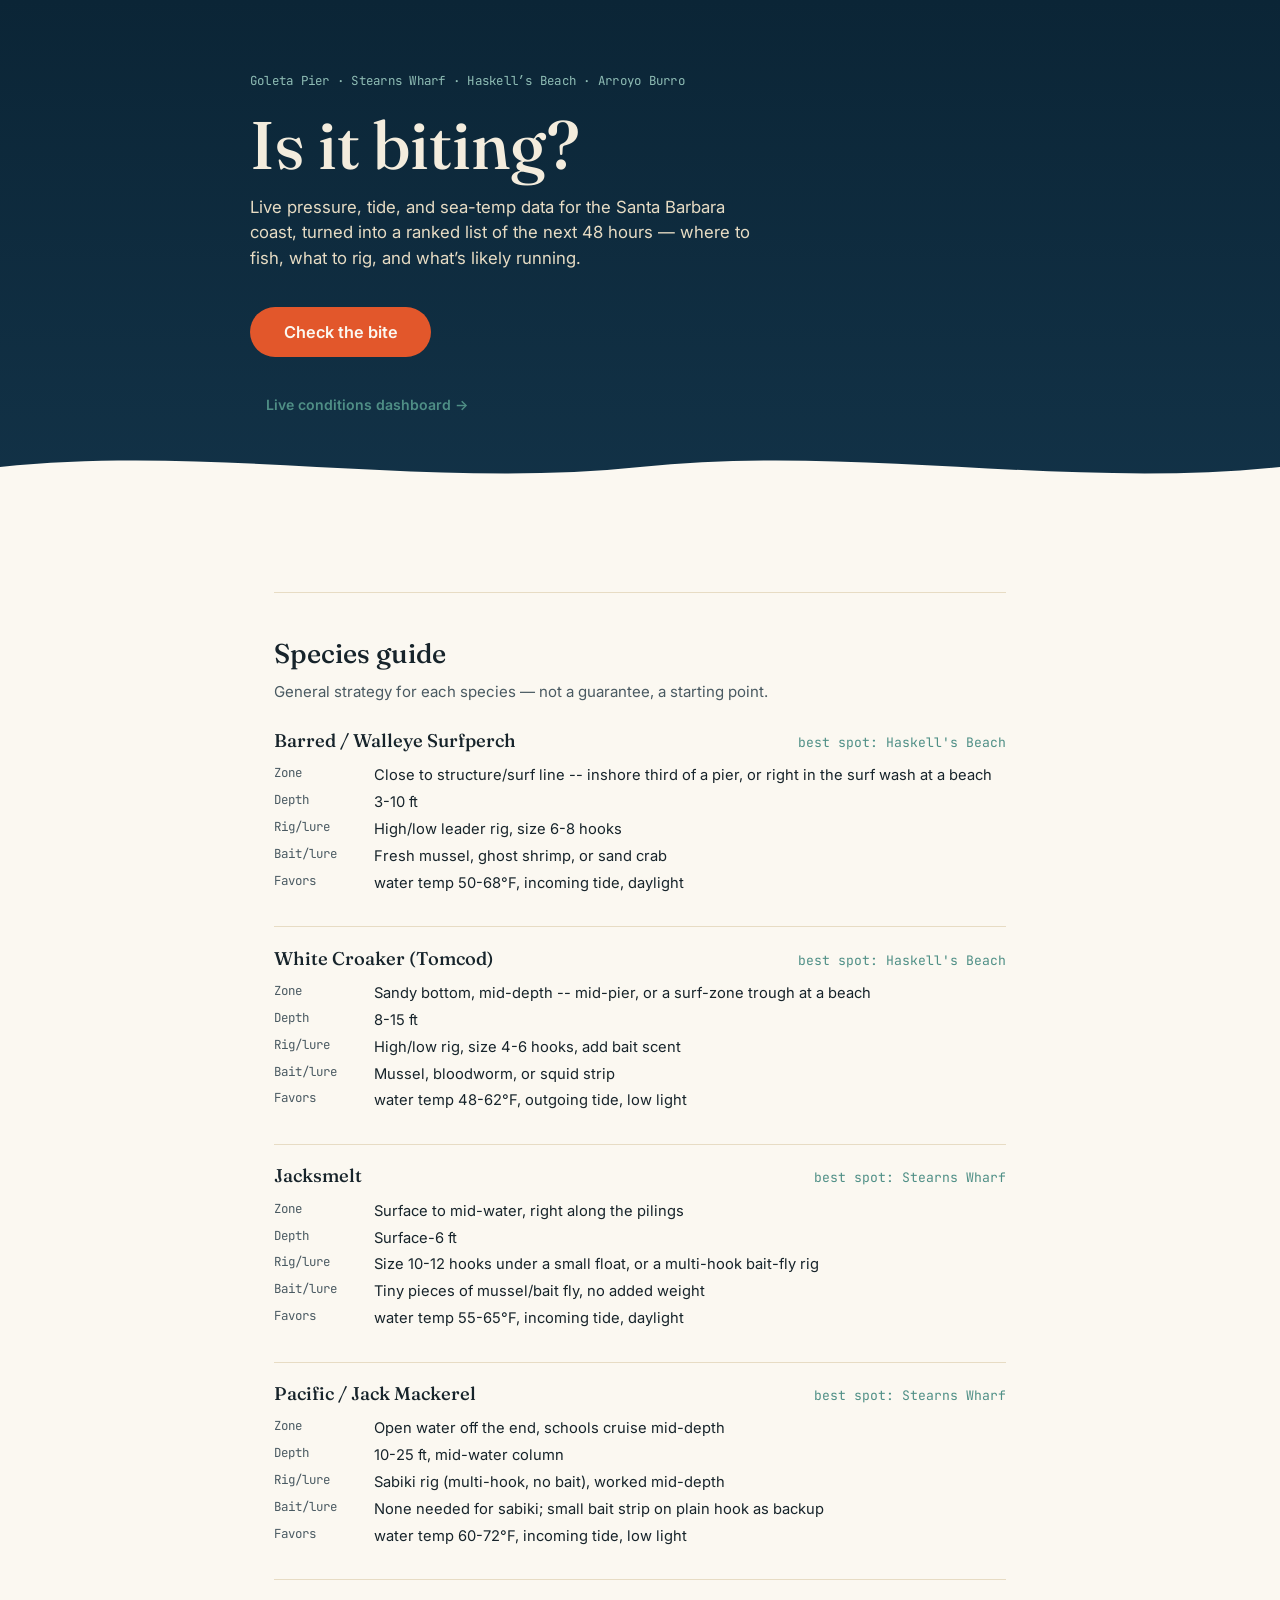
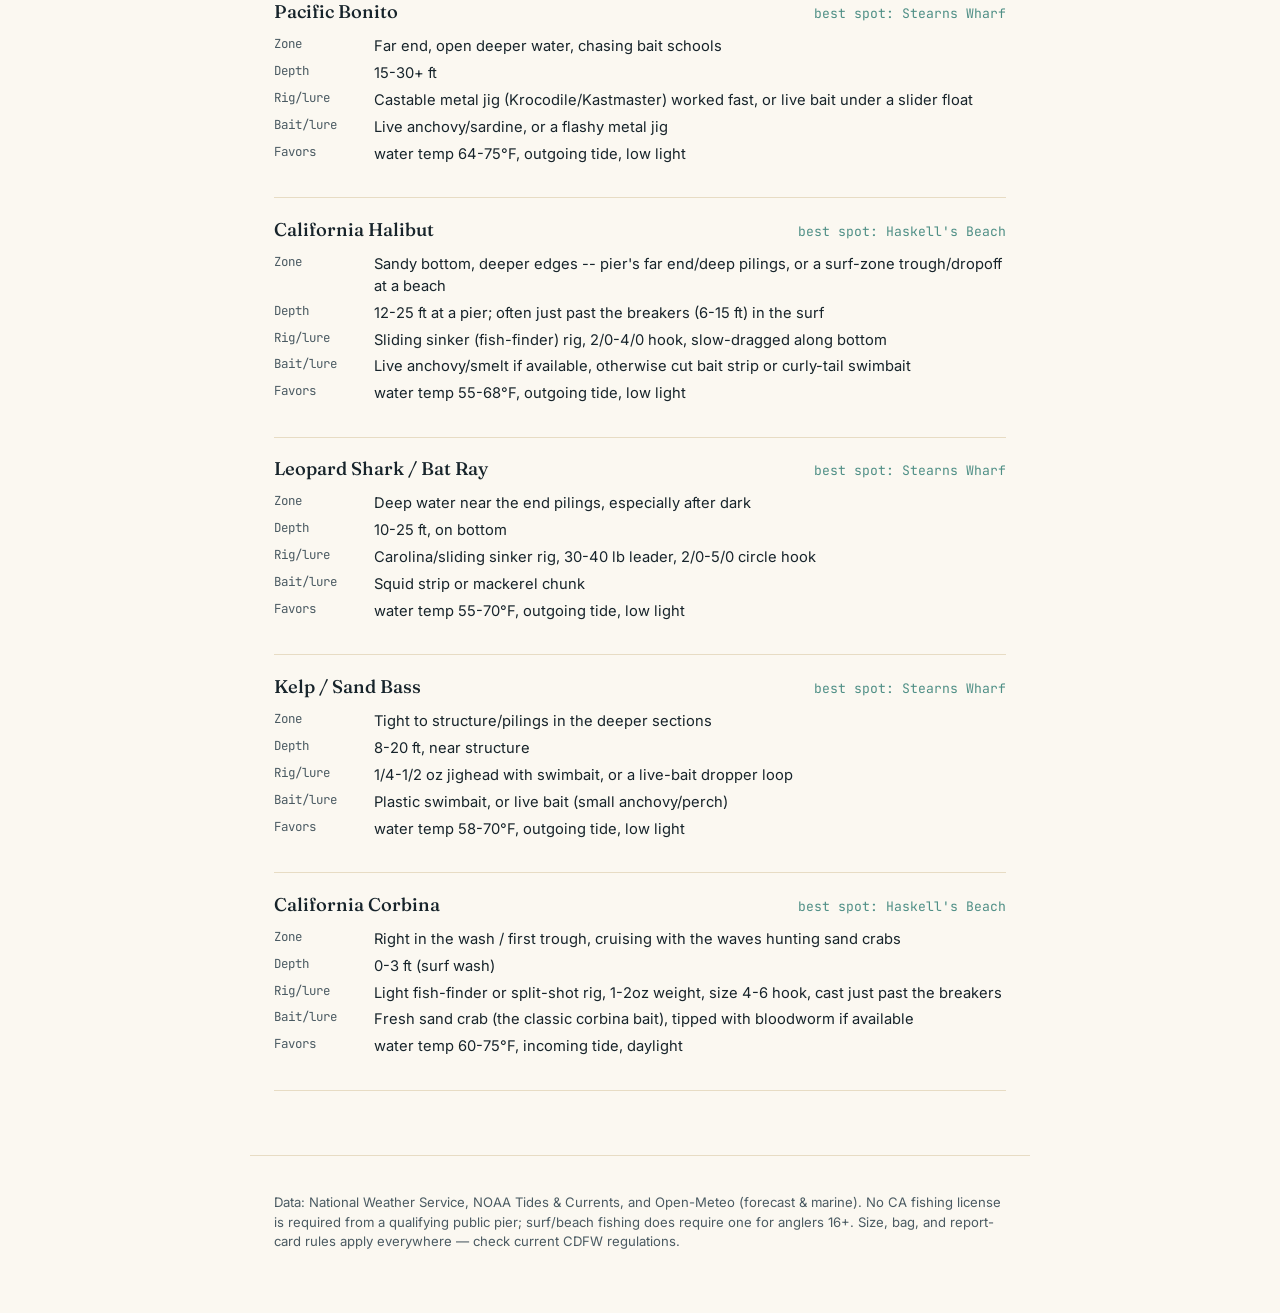
<file: index.html>
<!DOCTYPE html>
<html lang="en">
<head>
<meta charset="UTF-8" />
<meta name="viewport" content="width=device-width, initial-scale=1.0" />
<title>Santa Barbara Bite Forecast</title>
<link rel="preconnect" href="https://fonts.googleapis.com">
<link rel="preconnect" href="https://fonts.gstatic.com" crossorigin>
<link href="https://fonts.googleapis.com/css2?family=Fraunces:opsz,wght@9..144,400;9..144,500;9..144,600&family=Inter:wght@400;500;600&family=JetBrains+Mono:wght@400;500&display=swap" rel="stylesheet">
<link rel="stylesheet" href="styles.css" />
</head>
<body>

  <header class="hero">
    <div class="hero-inner">
      <p class="kicker">Goleta Pier &middot; Stearns Wharf &middot; Haskell&rsquo;s Beach &middot; Arroyo Burro</p>
      <h1>Is it biting?</h1>
      <p class="lede">
        Live pressure, tide, and sea-temp data for the Santa Barbara coast,
        turned into a ranked list of the next 48 hours &mdash; where to fish,
        what to rig, and what&rsquo;s likely running.
      </p>
      <button id="check-btn" type="button">Check the bite</button>
      <p id="status" class="status" role="status" aria-live="polite"></p>
      <a class="dashboard-link" href="conditions.html">
        Live conditions dashboard →
      </a>
    </div>
    <svg class="horizon" viewBox="0 0 1440 80" preserveAspectRatio="none" aria-hidden="true">
      <path d="M0,40 C 240,10 480,70 720,40 C 960,10 1200,70 1440,40 L1440,80 L0,80 Z" />
    </svg>
  </header>
  
  <main>
    <section id="results" class="results" hidden>
      <h2>Top windows, next 48 hours</h2>
      <p id="pressure-note" class="pressure-note"></p>
      <div class="location-filter">
        <label for="location-select">Show:</label>
        <select id="location-select">
          <option value="all">All locations</option>
          <option value="goleta_pier">Goleta Pier</option>
          <option value="stearns_wharf">Stearns Wharf</option>
          <option value="arroyo_burro_beach">Hendry's Beach</option>
          <option value="haskells_beach">Haskell's Beach</option>
        </select>
      </div> 

  <a class="conditions-link" href="conditions.html">
    View live conditions →
  </a>
</div>
      <div id="results-list" class="results-list"></div>
    </section>

    <section id="error" class="error-panel" hidden></section>

    <section class="playbook">
      <h2>Species guide</h2>
      <p class="playbook-sub">General strategy for each species &mdash; not a guarantee, a starting point.</p>
      <div id="playbook-list" class="playbook-list"></div>
    </section>
  </main>

  <footer>
    <p>
      Data: National Weather Service, NOAA Tides &amp; Currents, and Open-Meteo (forecast &amp; marine).
      No CA fishing license is required from a qualifying public pier; surf/beach fishing does require one for anglers 16+.
      Size, bag, and report-card rules apply everywhere &mdash; check current CDFW regulations.
    </p>
  </footer>

  <script src="script.js"></script>
</body>
</html>
</file>
<file: styles.css>
/* ---------------------------------------------------------------------
   Tokens
--------------------------------------------------------------------- */
:root {
  --navy-900: #0b2536;
  --navy-800: #123247;
  --navy-700: #1b445e;
  --teal-500: #4f8f86;
  --teal-300: #8fbdb5;
  --sand-050: #fbf8f1;
  --sand-100: #f3ecdd;
  --sand-200: #e7dcc4;
  --ink: #17242b;
  --ink-soft: #4a5a62;
  --coral-500: #e2572b;
  --coral-600: #c1451e;

  --font-display: "Fraunces", Georgia, serif;
  --font-body: "Inter", -apple-system, BlinkMacSystemFont, "Segoe UI", sans-serif;
  --font-mono: "JetBrains Mono", "SFMono-Regular", Consolas, monospace;

  --radius: 10px;
  --max-width: 780px;
}

* {
  box-sizing: border-box;
}

html {
  scroll-behavior: smooth;
}

body {
  margin: 0;
  font-family: var(--font-body);
  color: var(--ink);
  background: var(--sand-050);
  line-height: 1.5;
}

a {
  color: inherit;
}

/* ---------------------------------------------------------------------
   Hero
--------------------------------------------------------------------- */
.hero {
  position: relative;
  background: linear-gradient(180deg, var(--navy-900) 0%, var(--navy-800) 100%);
  color: var(--sand-100);
  padding: 4.5rem 1.5rem 5rem;
  overflow: hidden;
}

.hero-inner {
  max-width: var(--max-width);
  margin: 0 auto;
  text-align: left;
}

.kicker {
  font-family: var(--font-mono);
  font-size: 0.78rem;
  letter-spacing: 0.02em;
  color: var(--teal-300);
  margin: 0 0 1.25rem;
}

.hero h1 {
  font-family: var(--font-display);
  font-weight: 500;
  font-size: clamp(2.6rem, 6vw, 4.2rem);
  line-height: 1.02;
  margin: 0 0 1rem;
  max-width: 11ch;
}

.lede {
  font-size: 1.05rem;
  color: var(--sand-200);
  max-width: 46ch;
  margin: 0 0 2.25rem;
}

#check-btn {
  font-family: var(--font-body);
  font-weight: 600;
  font-size: 1.02rem;
  color: var(--sand-050);
  background: var(--coral-500);
  border: none;
  border-radius: 999px;
  padding: 0.95rem 2.1rem;
  cursor: pointer;
  transition: background-color 150ms ease, transform 150ms ease;
}

#check-btn:hover {
  background: var(--coral-600);
}

#check-btn:active {
  transform: scale(0.98);
}

#check-btn:disabled {
  background: var(--navy-700);
  color: var(--teal-300);
  cursor: progress;
}

#check-btn:focus-visible {
  outline: 3px solid var(--teal-300);
  outline-offset: 3px;
}

.status {
  margin: 1rem 0 0;
  min-height: 1.3em;
  font-size: 0.92rem;
  color: var(--teal-300);
  font-family: var(--font-mono);
}

.horizon {
  position: absolute;
  left: 0;
  bottom: -1px;
  width: 100%;
  height: 60px;
}

.horizon path {
  fill: var(--sand-050);
}

/* ---------------------------------------------------------------------
   Main / results
--------------------------------------------------------------------- */
main {
  max-width: var(--max-width);
  margin: 0 auto;
  padding: 3rem 1.5rem 1rem;
}

.results h2,
.playbook h2 {
  font-family: var(--font-display);
  font-weight: 500;
  font-size: 1.7rem;
  margin: 0 0 0.4rem;
}

.pressure-note {
  font-size: 0.95rem;
  color: var(--ink-soft);
  margin: 0 0 1.75rem;
}

.results-list {
  display: flex;
  flex-direction: column;
  gap: 0.9rem;
}

/* Featured (top 3) windows get a fuller treatment */
.window-card {
  border: 1px solid var(--sand-200);
  border-radius: var(--radius);
  padding: 1rem 1.15rem;
  background: #fff;
}

.window-card.featured {
  padding: 1.4rem 1.5rem;
  border: 1px solid var(--navy-700);
  border-left: 4px solid var(--coral-500);
  background: var(--sand-100);
}

.window-head {
  display: flex;
  align-items: baseline;
  justify-content: space-between;
  gap: 1rem;
  flex-wrap: wrap;
}

.window-time {
  font-family: var(--font-mono);
  font-weight: 500;
  font-size: 1.05rem;
}

.featured .window-time {
  font-size: 1.25rem;
}

.window-location {
  font-size: 0.85rem;
  color: var(--ink-soft);
}

.window-score {
  font-family: var(--font-mono);
  font-size: 0.95rem;
  color: var(--ink-soft);
  white-space: nowrap;
}

.score-bar-track {
  width: 100%;
  height: 6px;
  background: var(--sand-200);
  border-radius: 3px;
  margin: 0.55rem 0 0.75rem;
  overflow: hidden;
}

.score-bar-fill {
  height: 100%;
  background: var(--teal-500);
}

.score-bar-fill.high {
  background: var(--coral-500);
}

.reason-list {
  margin: 0 0 0.6rem;
  padding-left: 1.1rem;
  font-size: 0.92rem;
  color: var(--ink-soft);
}

.reason-list li {
  margin-bottom: 0.15rem;
}

.spot-advice {
  font-size: 0.92rem;
  margin: 0 0 0.6rem;
}

.spot-advice strong {
  font-weight: 600;
}

.abundant-block {
  border-top: 1px dashed var(--sand-200);
  padding-top: 0.6rem;
  margin-top: 0.4rem;
}

.abundant-title {
  font-size: 0.82rem;
  font-weight: 600;
  color: var(--coral-600);
  margin: 0 0 0.35rem;
}

.abundant-item {
  font-size: 0.9rem;
  margin-bottom: 0.3rem;
}

.abundant-item .sp-name {
  font-weight: 600;
}

.abundant-item .sp-detail {
  color: var(--ink-soft);
}

.no-standout {
  font-size: 0.88rem;
  color: var(--ink-soft);
  font-style: italic;
}

/* ---------------------------------------------------------------------
   Error panel
--------------------------------------------------------------------- */
.error-panel {
  max-width: var(--max-width);
  margin: 0 auto 2rem;
  padding: 1.1rem 1.4rem;
  border-radius: var(--radius);
  background: #fbeae5;
  border: 1px solid var(--coral-500);
  color: var(--coral-600);
  font-size: 0.94rem;
}

/* ---------------------------------------------------------------------
   Species playbook
--------------------------------------------------------------------- */
.playbook {
  margin-top: 3rem;
  padding-top: 2.5rem;
  border-top: 1px solid var(--sand-200);
}

.playbook-sub {
  color: var(--ink-soft);
  font-size: 0.94rem;
  margin: 0 0 1.5rem;
}

.playbook-list {
  display: flex;
  flex-direction: column;
  gap: 0;
}

.sp-row {
  border-bottom: 1px solid var(--sand-200);
  padding: 1.1rem 0;
}

.sp-row:first-child {
  padding-top: 0;
}

.sp-head {
  display: flex;
  align-items: baseline;
  justify-content: space-between;
  gap: 1rem;
  flex-wrap: wrap;
  cursor: pointer;
}

.sp-head h3 {
  font-family: var(--font-display);
  font-weight: 500;
  font-size: 1.15rem;
  margin: 0;
}

.sp-best {
  font-size: 0.82rem;
  color: var(--teal-500);
  font-family: var(--font-mono);
}

.sp-detail {
  margin-top: 0.6rem;
  font-size: 0.92rem;
  color: var(--ink-soft);
  display: grid;
  grid-template-columns: 5.5rem 1fr;
  row-gap: 0.3rem;
  column-gap: 0.75rem;
}

.sp-detail dt {
  font-family: var(--font-mono);
  font-size: 0.78rem;
  color: var(--ink-soft);
  align-self: baseline;
}

.sp-detail dd {
  margin: 0;
  color: var(--ink);
}

/* ---------------------------------------------------------------------
   Footer
--------------------------------------------------------------------- */
footer {
  max-width: var(--max-width);
  margin: 3rem auto 0;
  padding: 1.5rem 1.5rem 3rem;
  font-size: 0.82rem;
  color: var(--ink-soft);
  border-top: 1px solid var(--sand-200);
}

/* ---------------------------------------------------------------------
   Motion / accessibility
--------------------------------------------------------------------- */
@media (prefers-reduced-motion: reduce) {
  html {
    scroll-behavior: auto;
  }
  #check-btn {
    transition: none;
  }
}

@media (max-width: 560px) {
  .hero {
    padding: 3.2rem 1.25rem 4.5rem;
  }
  main {
    padding: 2.5rem 1.25rem 1rem;
  }
  .sp-detail {
    grid-template-columns: 1fr;
  }
  .sp-detail dt {
    margin-top: 0.4rem;
  }
}
/* ---------------------------------------------------------------------
   Location filter
--------------------------------------------------------------------- */

.location-filter {
  display: flex;
  align-items: center;
  gap: 0.75rem;
  flex-wrap: wrap;
  margin: 0 0 1.25rem;
}

.location-filter label {
  font-family: var(--font-mono);
  font-size: 0.8rem;
  color: var(--ink-soft);
}

#location-select {
  appearance: none;
  font-family: var(--font-body);
  font-size: 0.9rem;
  color: var(--ink);
  background: #fff;
  border: 1px solid var(--sand-200);
  border-radius: 7px;
  padding: 0.65rem 2.25rem 0.65rem 0.8rem;
  cursor: pointer;
}

#location-select:focus-visible {
  outline: 3px solid var(--teal-300);
  outline-offset: 2px;
}

.conditions-link,
.dashboard-link {
  color: var(--teal-500);
  text-decoration: none;
  font-size: 0.88rem;
  font-weight: 600;
}

.conditions-link:hover,
.dashboard-link:hover {
  text-decoration: underline;
}

.dashboard-link {
  display: inline-block;
  margin-left: 1rem;
}

@media (max-width: 560px) {
  .dashboard-link {
    display: block;
    margin: 1rem 0 0;
  }

  .location-filter {
    align-items: flex-start;
    flex-direction: column;
  }
}
</file>
